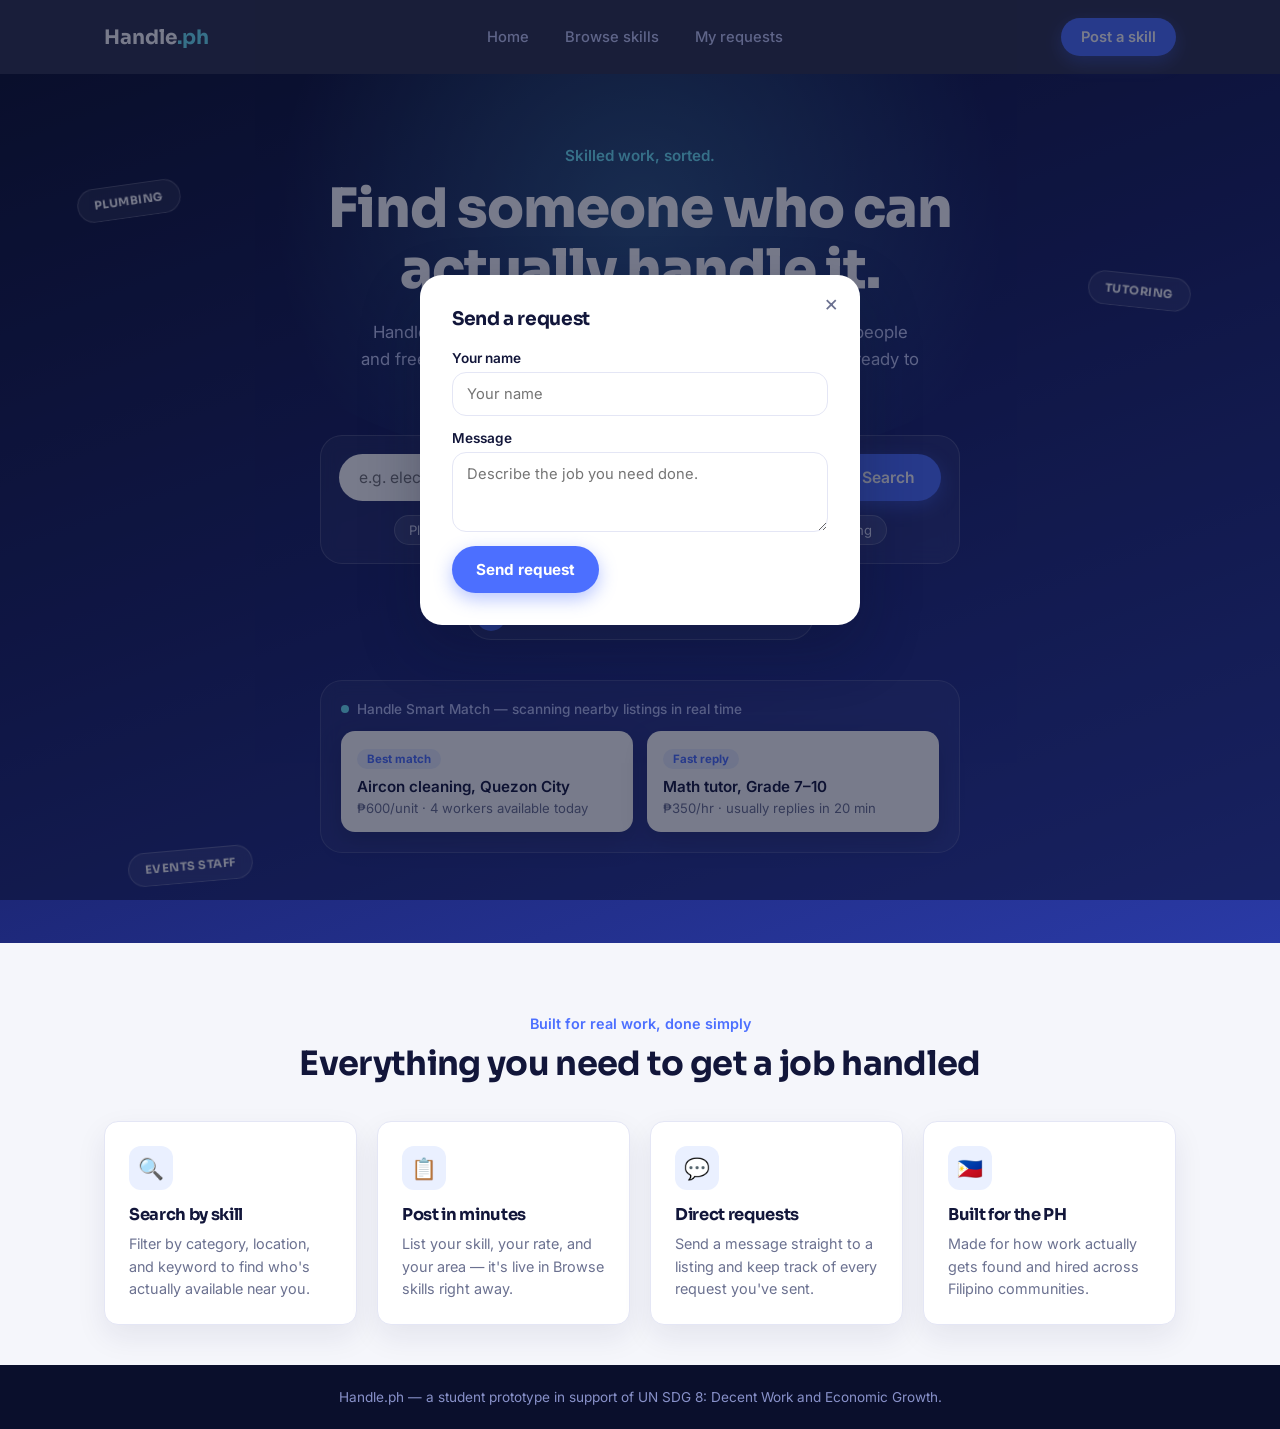
<file: index.html>
<!DOCTYPE html>
<html lang="en">
<head>
<meta charset="UTF-8">
<meta name="viewport" content="width=device-width, initial-scale=1.0">
<title>Handle.ph — Find skilled help you can trust</title>
<link rel="stylesheet" href="style.css">
</head>
<body>

<header class="site-header">
  <div class="wrap header-row">
    <a href="#" class="logo" data-nav="home">Handle<span class="logo-dot">.ph</span></a>
    <nav class="main-nav">
      <button class="nav-link" data-nav="home">Home</button>
      <button class="nav-link" data-nav="browse">Browse skills</button>
      <button class="nav-link" data-nav="requests">My requests</button>
    </nav>
    <button class="nav-cta" data-nav="post">Post a skill</button>
  </div>
</header>

<main>

  <!-- HOME -->
  <section id="view-home" class="view">
    <div class="hero-dark">
      <div class="hero-glow" aria-hidden="true"></div>

      <span class="float-badge badge-1">PLUMBING</span>
      <span class="float-badge badge-2">TUTORING</span>
      <span class="float-badge badge-3">EVENTS STAFF</span>

      <div class="wrap hero">
        <p class="eyebrow-free">Skilled work, sorted.</p>
        <h1>Find someone who can<br>actually handle it.</h1>
        <p class="hero-sub">Handle.ph connects people who need work done with tradespeople and freelancers across the Philippines — verified, nearby, and ready to take the job.</p>

        <div class="hero-search-card">
          <form id="hero-search-form">
            <div class="search-row">
              <input type="text" id="hero-search-input" placeholder="e.g. electrician, math tutor, aircon cleaning">
              <button type="submit">Search</button>
            </div>
            <div class="chip-row" id="hero-chip-row"></div>
          </form>
        </div>

        <div class="credibility-badge">
          <div class="avatar-dot" aria-hidden="true">H</div>
          <div>
            <strong id="stat-listings">0</strong> skilled workers listed across <strong id="stat-categories">0</strong> categories
          </div>
        </div>

        <div class="preview-panel">
          <div class="preview-panel-head">
            <span class="pulse-dot" aria-hidden="true"></span>
            Handle Smart Match — scanning nearby listings in real time
          </div>
          <div class="preview-cards">
            <div class="preview-card">
              <span class="preview-card-tag">Best match</span>
              <p class="preview-card-title">Aircon cleaning, Quezon City</p>
              <p class="preview-card-sub">₱600/unit · 4 workers available today</p>
            </div>
            <div class="preview-card">
              <span class="preview-card-tag">Fast reply</span>
              <p class="preview-card-title">Math tutor, Grade 7–10</p>
              <p class="preview-card-sub">₱350/hr · usually replies in 20 min</p>
            </div>
          </div>
        </div>
      </div>
    </div>

    <div class="wrap features-section">
      <p class="section-eyebrow">Built for real work, done simply</p>
      <h2>Everything you need to get a job handled</h2>
      <div class="feature-grid">
        <div class="feature-card">
          <div class="feature-icon">🔍</div>
          <h3>Search by skill</h3>
          <p>Filter by category, location, and keyword to find who's actually available near you.</p>
        </div>
        <div class="feature-card">
          <div class="feature-icon">📋</div>
          <h3>Post in minutes</h3>
          <p>List your skill, your rate, and your area — it's live in Browse skills right away.</p>
        </div>
        <div class="feature-card">
          <div class="feature-icon">💬</div>
          <h3>Direct requests</h3>
          <p>Send a message straight to a listing and keep track of every request you've sent.</p>
        </div>
        <div class="feature-card">
          <div class="feature-icon">🇵🇭</div>
          <h3>Built for the PH</h3>
          <p>Made for how work actually gets found and hired across Filipino communities.</p>
        </div>
      </div>
    </div>
  </section>

  <!-- BROWSE -->
  <section id="view-browse" class="view" hidden>
    <div class="wrap">
      <div class="browse-head">
        <h2>Browse skills</h2>
        <p>Search or filter to find someone nearby who can take the job.</p>
      </div>

      <div class="filter-bar">
        <input type="text" id="browse-search" placeholder="Search by skill, keyword, or name...">
        <select id="browse-category">
          <option value="">All categories</option>
        </select>
        <select id="browse-location">
          <option value="">All locations</option>
        </select>
      </div>

      <p class="result-count" id="result-count"></p>

      <div class="listing-grid" id="listing-grid"></div>
      <p class="empty-state" id="empty-state" hidden>No listings match that search yet. Try a different keyword, or <button class="link-btn" data-nav="post">post the skill yourself</button>.</p>
    </div>
  </section>

  <!-- POST -->
  <section id="view-post" class="view" hidden>
    <div class="wrap wrap-narrow">
      <div class="browse-head">
        <h2>Post a skill</h2>
        <p>List what you do. It goes live in Browse skills immediately.</p>
      </div>

      <form id="post-form" class="post-form">
        <div class="field">
          <label for="f-name">Your name</label>
          <input type="text" id="f-name" required placeholder="Maria Santos">
        </div>

        <div class="field-row">
          <div class="field">
            <label for="f-category">Category</label>
            <select id="f-category" required></select>
          </div>
          <div class="field">
            <label for="f-location">Location</label>
            <input type="text" id="f-location" required placeholder="Quezon City">
          </div>
        </div>

        <div class="field">
          <label for="f-title">Skill title</label>
          <input type="text" id="f-title" required placeholder="e.g. Residential electrical repair">
        </div>

        <div class="field">
          <label for="f-desc">Description</label>
          <textarea id="f-desc" required rows="4" placeholder="What you do, your experience, and what makes you reliable."></textarea>
        </div>

        <div class="field-row">
          <div class="field">
            <label for="f-rate">Rate</label>
            <input type="text" id="f-rate" required placeholder="e.g. ₱500/hr or ₱1,500/job">
          </div>
          <div class="field">
            <label for="f-contact">Contact number</label>
            <input type="tel" id="f-contact" required placeholder="09XX XXX XXXX">
          </div>
        </div>

        <button type="submit" class="submit-btn">Post this skill</button>
        <p class="form-note" id="post-confirmation" hidden>Your skill is live. Check Browse skills to see it.</p>
      </form>
    </div>
  </section>

  <!-- REQUESTS -->
  <section id="view-requests" class="view" hidden>
    <div class="wrap wrap-narrow">
      <div class="browse-head">
        <h2>My requests</h2>
        <p>Messages you've sent to listings, kept on this device.</p>
      </div>
      <div id="requests-list"></div>
      <p class="empty-state" id="requests-empty" hidden>You haven't reached out to anyone yet. Browse skills and send a request to see it here.</p>
    </div>
  </section>

</main>

<!-- CONTACT MODAL -->
<div class="modal-backdrop" id="modal-backdrop" hidden>
  <div class="modal" role="dialog" aria-labelledby="modal-title">
    <button class="modal-close" id="modal-close" aria-label="Close">&times;</button>
    <h3 id="modal-title">Send a request</h3>
    <p id="modal-sub"></p>
    <form id="contact-form">
      <div class="field">
        <label for="c-name">Your name</label>
        <input type="text" id="c-name" required placeholder="Your name">
      </div>
      <div class="field">
        <label for="c-message">Message</label>
        <textarea id="c-message" required rows="3" placeholder="Describe the job you need done."></textarea>
      </div>
      <button type="submit" class="submit-btn">Send request</button>
    </form>
  </div>
</div>

<footer class="site-footer">
  <div class="wrap">
    <p>Handle.ph — a student prototype in support of UN SDG 8: Decent Work and Economic Growth.</p>
  </div>
</footer>

<script src="app.js"></script>
</body>
</html>
</file>
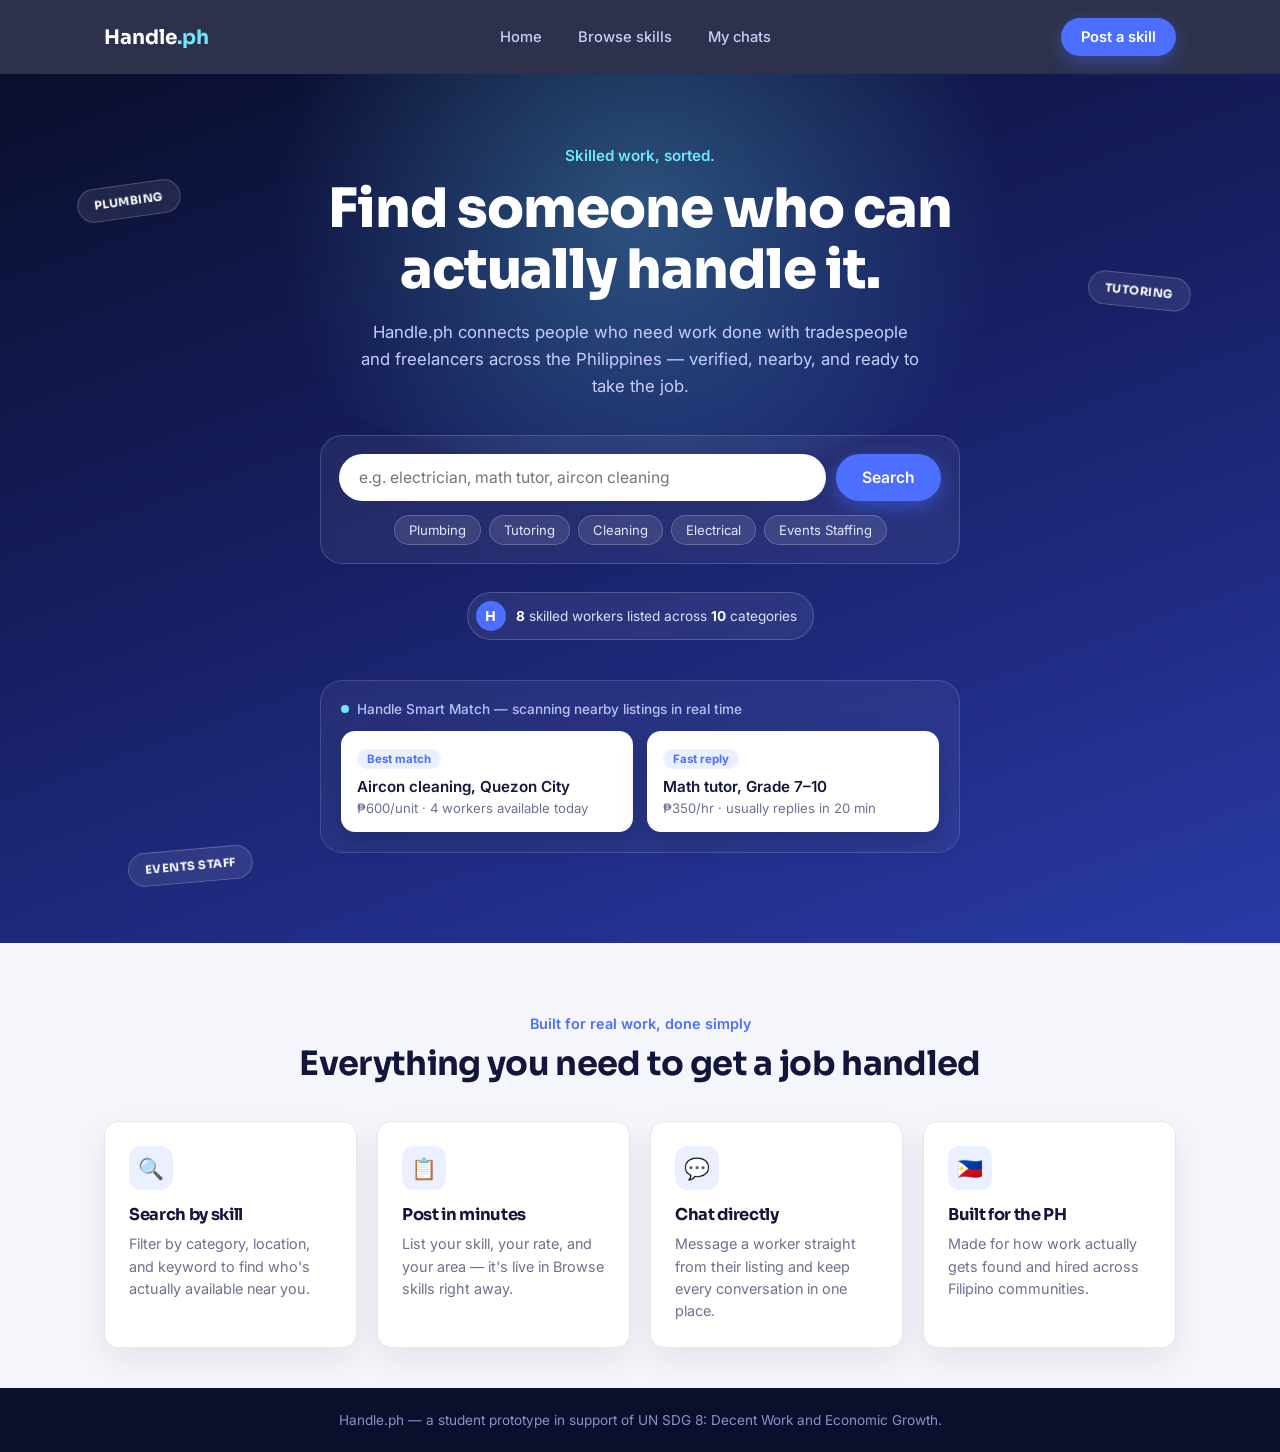
<file: main/index.html>
<!DOCTYPE html>
<html lang="en">
<head>
<meta charset="UTF-8">
<meta name="viewport" content="width=device-width, initial-scale=1.0">
<title>Handle.ph — Find skilled help you can trust</title>
<link rel="stylesheet" href="style.css">
</head>
<body>

<header class="site-header">
  <div class="wrap header-row">
    <a href="#" class="logo" data-nav="home">Handle<span class="logo-dot">.ph</span></a>
    <nav class="main-nav">
      <button class="nav-link" data-nav="home">Home</button>
      <button class="nav-link" data-nav="browse">Browse skills</button>
      <button class="nav-link" data-nav="requests">My chats</button>
    </nav>
    <button class="nav-cta" data-nav="post">Post a skill</button>
  </div>
</header>

<main>

  <!-- HOME -->
  <section id="view-home" class="view">
    <div class="hero-dark">
      <div class="hero-glow" aria-hidden="true"></div>

      <span class="float-badge badge-1">PLUMBING</span>
      <span class="float-badge badge-2">TUTORING</span>
      <span class="float-badge badge-3">EVENTS STAFF</span>

      <div class="wrap hero">
        <p class="eyebrow-free">Skilled work, sorted.</p>
        <h1>Find someone who can<br>actually handle it.</h1>
        <p class="hero-sub">Handle.ph connects people who need work done with tradespeople and freelancers across the Philippines — verified, nearby, and ready to take the job.</p>

        <div class="hero-search-card">
          <form id="hero-search-form">
            <div class="search-row">
              <input type="text" id="hero-search-input" placeholder="e.g. electrician, math tutor, aircon cleaning">
              <button type="submit">Search</button>
            </div>
            <div class="chip-row" id="hero-chip-row"></div>
          </form>
        </div>

        <div class="credibility-badge">
          <div class="avatar-dot" aria-hidden="true">H</div>
          <div>
            <strong id="stat-listings">0</strong> skilled workers listed across <strong id="stat-categories">0</strong> categories
          </div>
        </div>

        <div class="preview-panel">
          <div class="preview-panel-head">
            <span class="pulse-dot" aria-hidden="true"></span>
            Handle Smart Match — scanning nearby listings in real time
          </div>
          <div class="preview-cards">
            <div class="preview-card">
              <span class="preview-card-tag">Best match</span>
              <p class="preview-card-title">Aircon cleaning, Quezon City</p>
              <p class="preview-card-sub">₱600/unit · 4 workers available today</p>
            </div>
            <div class="preview-card">
              <span class="preview-card-tag">Fast reply</span>
              <p class="preview-card-title">Math tutor, Grade 7–10</p>
              <p class="preview-card-sub">₱350/hr · usually replies in 20 min</p>
            </div>
          </div>
        </div>
      </div>
    </div>

    <div class="wrap features-section">
      <p class="section-eyebrow">Built for real work, done simply</p>
      <h2>Everything you need to get a job handled</h2>
      <div class="feature-grid">
        <div class="feature-card">
          <div class="feature-icon">🔍</div>
          <h3>Search by skill</h3>
          <p>Filter by category, location, and keyword to find who's actually available near you.</p>
        </div>
        <div class="feature-card">
          <div class="feature-icon">📋</div>
          <h3>Post in minutes</h3>
          <p>List your skill, your rate, and your area — it's live in Browse skills right away.</p>
        </div>
        <div class="feature-card">
          <div class="feature-icon">💬</div>
          <h3>Chat directly</h3>
          <p>Message a worker straight from their listing and keep every conversation in one place.</p>
        </div>
        <div class="feature-card">
          <div class="feature-icon">🇵🇭</div>
          <h3>Built for the PH</h3>
          <p>Made for how work actually gets found and hired across Filipino communities.</p>
        </div>
      </div>
    </div>
  </section>

  <!-- BROWSE -->
  <section id="view-browse" class="view" hidden>
    <div class="wrap">
      <div class="browse-head">
        <h2>Browse skills</h2>
        <p>Search or filter to find someone nearby who can take the job.</p>
      </div>

      <div class="filter-bar">
        <input type="text" id="browse-search" placeholder="Search by skill, keyword, or name...">
        <select id="browse-category">
          <option value="">All categories</option>
        </select>
        <select id="browse-location">
          <option value="">All locations</option>
        </select>
      </div>

      <p class="result-count" id="result-count"></p>

      <div class="listing-grid" id="listing-grid"></div>
      <p class="empty-state" id="empty-state" hidden>No listings match that search yet. Try a different keyword, or <button class="link-btn" data-nav="post">post the skill yourself</button>.</p>
    </div>
  </section>
  <section id="view-post" class="view" hidden>
    <div class="wrap wrap-narrow">
      <div class="browse-head">
        <h2>Post a skill</h2>
        <p>List what you do. It goes live in Browse skills immediately.</p>
      </div>

      <form id="post-form" class="post-form">
        <div class="field">
          <label for="f-name">Your name</label>
          <input type="text" id="f-name" required placeholder="Maria Santos">
        </div>

        <div class="field-row">
          <div class="field">
            <label for="f-category">Category</label>
            <select id="f-category" required></select>
          </div>
          <div class="field">
            <label for="f-location">Location</label>
            <input type="text" id="f-location" required placeholder="Quezon City">
          </div>
        </div>

        <div class="field">
          <label for="f-title">Skill title</label>
          <input type="text" id="f-title" required placeholder="e.g. Residential electrical repair">
        </div>

        <div class="field">
          <label for="f-desc">Description</label>
          <textarea id="f-desc" required rows="4" placeholder="What you do, your experience, and what makes you reliable."></textarea>
        </div>

        <div class="field-row">
          <div class="field">
            <label for="f-rate">Rate</label>
            <input type="text" id="f-rate" required placeholder="e.g. ₱500/hr or ₱1,500/job">
          </div>
          <div class="field">
            <label for="f-contact">Contact number</label>
            <input type="tel" id="f-contact" required placeholder="09XX XXX XXXX">
          </div>
        </div>

        <button type="submit" class="submit-btn">Post this skill</button>
        <p class="form-note" id="post-confirmation" hidden>Your skill is live. Check Browse skills to see it.</p>
      </form>
    </div>
  </section>

  <!-- MY CHATS -->
  <section id="view-requests" class="view" hidden>
    <div class="wrap wrap-narrow">
      <div class="browse-head">
        <h2>My chats</h2>
        <p>Conversations you've started with workers, kept on this device.</p>
      </div>
      <div id="requests-list"></div>
      <p class="empty-state" id="requests-empty" hidden>You haven't messaged anyone yet. Browse skills and open a chat to see it here.</p>
    </div>
  </section>

</main>

<!-- CHAT MODAL -->
<div class="modal-backdrop" id="modal-backdrop" hidden>
  <div class="modal modal-chat" role="dialog" aria-labelledby="modal-title">
    <button class="modal-close" id="modal-close" aria-label="Close chat">&times;</button>
    <div class="chat-header">
      <div class="chat-avatar" id="chat-avatar" aria-hidden="true"></div>
      <div>
        <h3 id="modal-title">Chat</h3>
        <p id="modal-sub"></p>
      </div>
    </div>
    <div class="chat-messages" id="chat-messages"></div>
    <form id="contact-form" class="chat-input-row">
      <input type="text" id="c-message" required placeholder="Type a message..." autocomplete="off">
      <button type="submit" aria-label="Send message">Send</button>
    </form>
  </div>
</div>

<footer class="site-footer">
  <div class="wrap">
    <p>Handle.ph — a student prototype in support of UN SDG 8: Decent Work and Economic Growth.</p>
  </div>
</footer>

<script src="app.js"></script>
</body>
</html>
</file>
<file: style.css>
@import url('https://fonts.googleapis.com/css2?family=Sora:wght@400;600;700;800&family=Inter:wght@400;500;600;700&display=swap');

:root{
  --navy-deep:#0A0F2C;
  --navy-mid:#1B2472;
  --blue-bright:#4C6FFF;
  --blue-glow:#6EE7F9;
  --bg-light:#F5F6FB;
  --card-white:#FFFFFF;
  --ink:#12163A;
  --ink-muted:#6B7190;
  --line:#E4E6F5;
  --radius-lg:22px;
  --radius-md:14px;
  --shadow-card:0 12px 30px rgba(20,28,80,.08);
}

*{box-sizing:border-box;}
html{scroll-behavior:smooth;}
body{
  margin:0;
  font-family:'Inter',sans-serif;
  color:var(--ink);
  background:var(--bg-light);
  -webkit-font-smoothing:antialiased;
}
h1,h2,h3{font-family:'Sora',sans-serif; margin:0; letter-spacing:-0.02em;}
p{margin:0;}
button{font-family:inherit; cursor:pointer;}
input,select,textarea{font-family:inherit;}
a{color:inherit;}

.wrap{max-width:1120px; margin:0 auto; padding:0 24px;}
.wrap-narrow{max-width:640px;}

/* HEADER */
.site-header{
  position:sticky; top:0; z-index:50;
  background:rgba(10,15,44,.85);
  backdrop-filter:blur(10px);
}
.header-row{
  display:flex; align-items:center; justify-content:space-between;
  padding:18px 24px;
}
.logo{
  font-family:'Sora',sans-serif; font-weight:700; font-size:1.25rem;
  color:#fff; text-decoration:none;
}
.logo-dot{color:var(--blue-glow);}
.main-nav{display:flex; align-items:center; gap:8px;}
.nav-link{
  background:none; border:none; color:#C7CEFA;
  font-size:.92rem; font-weight:500; padding:8px 14px; border-radius:999px;
  transition:background .15s, color .15s;
}
.nav-link:hover{background:rgba(255,255,255,.08); color:#fff;}
.nav-cta{
  background:var(--blue-bright); color:#fff; border:none;
  padding:10px 20px; border-radius:999px; font-weight:600; font-size:.92rem;
  box-shadow:0 6px 18px rgba(76,111,255,.4);
  transition:transform .15s, box-shadow .15s;
}
.nav-cta:hover{transform:translateY(-1px); box-shadow:0 8px 22px rgba(76,111,255,.55);}

/* HERO DARK */
.hero-dark{
  position:relative; overflow:hidden;
  background:linear-gradient(160deg, #0A0F2C 0%, #171F63 45%, #2A3AA6 100%);
  padding:72px 0 90px;
}
.hero-glow{
  position:absolute; top:-120px; left:50%; transform:translateX(-50%);
  width:900px; height:520px; border-radius:50%;
  background:radial-gradient(circle, rgba(110,231,249,.28) 0%, rgba(76,111,255,0) 70%);
  pointer-events:none;
}
.hero{position:relative; text-align:center; z-index:2;}
.eyebrow-free{
  color:var(--blue-glow); font-weight:600; font-size:.95rem; margin-bottom:14px;
}
.hero h1{
  color:#fff; font-size:clamp(2.1rem, 4.6vw, 3.4rem); font-weight:800;
  line-height:1.12; margin-bottom:18px;
}
.hero-sub{
  color:#C7CEFA; font-size:1.05rem; line-height:1.6;
  max-width:560px; margin:0 auto 36px;
}

.float-badge{
  position:absolute; font-family:'Sora',sans-serif; font-size:.72rem; font-weight:700;
  letter-spacing:.04em; color:#fff; background:rgba(255,255,255,.08);
  border:1px solid rgba(255,255,255,.22); padding:9px 16px; border-radius:999px;
  backdrop-filter:blur(6px); z-index:3;
}
.badge-1{top:110px; left:6%; transform:rotate(-8deg);}
.badge-2{top:200px; right:7%; transform:rotate(6deg);}
.badge-3{bottom:60px; left:10%; transform:rotate(-5deg);}
@media (max-width:900px){ .float-badge{display:none;} }

/* HERO SEARCH */
.hero-search-card{
  background:rgba(255,255,255,.06); border:1px solid rgba(255,255,255,.16);
  border-radius:var(--radius-lg); padding:18px; max-width:640px; margin:0 auto 28px;
  backdrop-filter:blur(8px);
}
.search-row{display:flex; gap:10px;}
#hero-search-input{
  flex:1; border:none; border-radius:999px; padding:14px 20px;
  font-size:.98rem; background:#fff; color:var(--ink);
}
#hero-search-input:focus{outline:2px solid var(--blue-glow);}
.hero-search-card button[type="submit"]{
  background:var(--blue-bright); color:#fff; border:none; border-radius:999px;
  padding:14px 26px; font-weight:600; font-size:.98rem;
  box-shadow:0 6px 18px rgba(76,111,255,.45);
}
.chip-row{display:flex; gap:8px; flex-wrap:wrap; margin-top:14px; justify-content:center;}
.chip{
  background:rgba(255,255,255,.1); border:1px solid rgba(255,255,255,.2);
  color:#E4E8FF; font-size:.82rem; padding:6px 14px; border-radius:999px;
  transition:background .15s;
}
.chip:hover{background:rgba(255,255,255,.2);}

.credibility-badge{
  display:inline-flex; align-items:center; gap:10px; margin:0 auto 40px;
  background:rgba(255,255,255,.07); border:1px solid rgba(255,255,255,.18);
  padding:8px 16px 8px 8px; border-radius:999px; color:#DCE1FA; font-size:.85rem;
}
.avatar-dot{
  width:30px; height:30px; border-radius:50%; background:var(--blue-bright);
  color:#fff; display:flex; align-items:center; justify-content:center;
  font-family:'Sora',sans-serif; font-weight:700; font-size:.85rem; flex-shrink:0;
}
.credibility-badge strong{color:#fff;}

/* PREVIEW PANEL */
.preview-panel{
  max-width:640px; margin:0 auto; text-align:left;
  background:rgba(255,255,255,.05); border:1px solid rgba(255,255,255,.14);
  border-radius:var(--radius-lg); padding:20px; backdrop-filter:blur(8px);
}
.preview-panel-head{
  display:flex; align-items:center; gap:8px; color:#B9C2F5; font-size:.85rem;
  font-weight:500; margin-bottom:14px;
}
.pulse-dot{
  width:8px; height:8px; border-radius:50%; background:var(--blue-glow);
  box-shadow:0 0 0 0 rgba(110,231,249,.6); animation:pulse 1.8s infinite;
}
@keyframes pulse{
  0%{box-shadow:0 0 0 0 rgba(110,231,249,.5);}
  70%{box-shadow:0 0 0 10px rgba(110,231,249,0);}
  100%{box-shadow:0 0 0 0 rgba(110,231,249,0);}
}
.preview-cards{display:flex; gap:14px; flex-wrap:wrap;}
.preview-card{
  flex:1; min-width:220px; background:#fff; border-radius:var(--radius-md);
  padding:16px; box-shadow:0 10px 24px rgba(10,15,44,.25);
}
.preview-card-tag{
  display:inline-block; background:#EAF0FF; color:var(--blue-bright);
  font-size:.72rem; font-weight:700; padding:3px 10px; border-radius:999px; margin-bottom:8px;
}
.preview-card-title{font-weight:600; font-size:.95rem; margin-bottom:4px;}
.preview-card-sub{color:var(--ink-muted); font-size:.82rem;}

/* FEATURES SECTION */
.features-section{padding:72px 24px 40px; text-align:center;}
.section-eyebrow{color:var(--blue-bright); font-weight:600; font-size:.9rem; margin-bottom:10px;}
.features-section h2{font-size:clamp(1.5rem,3vw,2.1rem); margin-bottom:36px;}
.feature-grid{
  display:grid; grid-template-columns:repeat(4,1fr); gap:20px; text-align:left;
}
@media (max-width:900px){ .feature-grid{grid-template-columns:repeat(2,1fr);} }
@media (max-width:560px){ .feature-grid{grid-template-columns:1fr;} }
.feature-card{
  background:var(--card-white); border-radius:var(--radius-md);
  padding:24px; box-shadow:var(--shadow-card); border:1px solid var(--line);
}
.feature-icon{
  width:44px; height:44px; border-radius:12px; background:#EAF0FF;
  display:flex; align-items:center; justify-content:center; font-size:1.3rem; margin-bottom:14px;
}
.feature-card h3{font-size:1.02rem; margin-bottom:8px;}
.feature-card p{color:var(--ink-muted); font-size:.9rem; line-height:1.55;}

/* STATS (unused fallback kept minimal) */
.stats-row{display:none;}

/* BROWSE / POST / REQUESTS PAGES */
.view{background:var(--bg-light);}
#view-browse, #view-post, #view-requests{padding:56px 0 80px;}

.browse-head h2{font-size:1.8rem; margin-bottom:8px;}
.browse-head p{color:var(--ink-muted); margin-bottom:32px;}

.filter-bar{display:flex; gap:12px; flex-wrap:wrap; margin-bottom:8px;}
.filter-bar input, .filter-bar select{
  padding:12px 16px; border:1px solid var(--line); border-radius:var(--radius-md);
  font-size:.92rem; background:#fff;
}
.filter-bar input{flex:2; min-width:200px;}
.filter-bar select{flex:1; min-width:160px;}

.result-count{color:var(--ink-muted); font-size:.85rem; margin:18px 0;}

.listing-grid{
  display:grid; grid-template-columns:repeat(3,1fr); gap:18px;
}
@media (max-width:900px){ .listing-grid{grid-template-columns:repeat(2,1fr);} }
@media (max-width:640px){ .listing-grid{grid-template-columns:1fr;} }

.listing-card{
  background:#fff; border-radius:var(--radius-md); padding:20px;
  box-shadow:var(--shadow-card); border:1px solid var(--line);
  display:flex; flex-direction:column; gap:10px;
}
.listing-cat{
  align-self:flex-start; background:#EAF0FF; color:var(--blue-bright);
  font-size:.72rem; font-weight:700; padding:4px 12px; border-radius:999px;
}
.listing-card h3{font-size:1.05rem;}
.listing-meta{color:var(--ink-muted); font-size:.85rem;}
.listing-desc{font-size:.88rem; color:#40456B; line-height:1.5; flex:1;}
.listing-foot{
  display:flex; align-items:center; justify-content:space-between;
  padding-top:10px; border-top:1px solid var(--line);
}
.listing-rate{font-weight:700; font-family:'Sora',sans-serif; font-size:.95rem;}
.contact-btn{
  background:var(--navy-deep); color:#fff; border:none; border-radius:999px;
  padding:9px 18px; font-size:.85rem; font-weight:600;
}
.contact-btn:hover{background:var(--blue-bright);}

.empty-state{color:var(--ink-muted); margin-top:24px;}
.link-btn{background:none; border:none; color:var(--blue-bright); font-weight:600; text-decoration:underline; padding:0;}

/* FORMS */
.post-form{
  background:#fff; border-radius:var(--radius-lg); padding:32px;
  box-shadow:var(--shadow-card); border:1px solid var(--line);
  display:flex; flex-direction:column; gap:18px;
}
.field{display:flex; flex-direction:column; gap:6px;}
.field label{font-size:.85rem; font-weight:600; color:var(--ink);}
.field input, .field select, .field textarea{
  padding:12px 14px; border:1px solid var(--line); border-radius:var(--radius-md);
  font-size:.92rem; resize:vertical;
}
.field input:focus, .field select:focus, .field textarea:focus{
  outline:2px solid var(--blue-bright); outline-offset:1px;
}
.field-row{display:flex; gap:16px;}
.field-row .field{flex:1;}
@media (max-width:560px){ .field-row{flex-direction:column;} }

.submit-btn{
  background:var(--blue-bright); color:#fff; border:none; border-radius:999px;
  padding:14px 24px; font-weight:700; font-size:.95rem; align-self:flex-start;
  box-shadow:0 6px 18px rgba(76,111,255,.4);
}
.submit-btn:hover{transform:translateY(-1px);}
.form-note{color:#1E9E5A; font-weight:600; font-size:.88rem;}

/* REQUESTS */
.request-item{
  background:#fff; border-radius:var(--radius-md); padding:18px 20px;
  box-shadow:var(--shadow-card); border:1px solid var(--line); margin-bottom:14px;
}
.request-item h4{font-size:.98rem; margin-bottom:4px;}
.request-item p{font-size:.88rem; color:var(--ink-muted);}
.request-time{font-size:.76rem; color:#9AA0C7; margin-top:6px;}

/* MODAL */
.modal-backdrop{
  position:fixed; inset:0; background:rgba(10,15,44,.55);
  display:flex; align-items:center; justify-content:center; z-index:100; padding:20px;
}
.modal{
  background:#fff; border-radius:var(--radius-lg); padding:32px; max-width:440px; width:100%;
  position:relative; box-shadow:0 24px 60px rgba(10,15,44,.3);
}
.modal h3{margin-bottom:6px;}
.modal p{color:var(--ink-muted); font-size:.9rem; margin-bottom:20px;}
.modal-close{
  position:absolute; top:16px; right:16px; background:none; border:none;
  font-size:1.4rem; color:var(--ink-muted); line-height:1;
}
.modal form{display:flex; flex-direction:column; gap:14px;}

/* FOOTER */
.site-footer{
  background:var(--navy-deep); color:#8891C9; padding:24px 0; text-align:center; font-size:.85rem;
}

/* Accessibility */
:focus-visible{outline:2px solid var(--blue-bright); outline-offset:2px;}
@media (prefers-reduced-motion: reduce){
  .pulse-dot{animation:none;}
  html{scroll-behavior:auto;}
}
</file>
<file: main/style.css>
@import url('https://fonts.googleapis.com/css2?family=Sora:wght@400;600;700;800&family=Inter:wght@400;500;600;700&display=swap');

:root{
  --navy-deep:#0A0F2C;
  --navy-mid:#1B2472;
  --blue-bright:#4C6FFF;
  --blue-glow:#6EE7F9;
  --bg-light:#F5F6FB;
  --card-white:#FFFFFF;
  --ink:#12163A;
  --ink-muted:#6B7190;
  --line:#E4E6F5;
  --radius-lg:22px;
  --radius-md:14px;
  --shadow-card:0 12px 30px rgba(20,28,80,.08);
}

*{box-sizing:border-box;}
html{scroll-behavior:smooth;}
body{
  margin:0;
  font-family:'Inter',sans-serif;
  color:var(--ink);
  background:var(--bg-light);
  -webkit-font-smoothing:antialiased;
}
h1,h2,h3{font-family:'Sora',sans-serif; margin:0; letter-spacing:-0.02em;}
p{margin:0;}
button{font-family:inherit; cursor:pointer;}
input,select,textarea{font-family:inherit;}
a{color:inherit;}

.wrap{max-width:1120px; margin:0 auto; padding:0 24px;}
.wrap-narrow{max-width:640px;}

/* HEADER */
.site-header{
  position:sticky; top:0; z-index:50;
  background:rgba(10,15,44,.85);
  backdrop-filter:blur(10px);
}
.header-row{
  display:flex; align-items:center; justify-content:space-between;
  padding:18px 24px;
}
.logo{
  font-family:'Sora',sans-serif; font-weight:700; font-size:1.25rem;
  color:#fff; text-decoration:none;
}
.logo-dot{color:var(--blue-glow);}
.main-nav{display:flex; align-items:center; gap:8px;}
.nav-link{
  background:none; border:none; color:#C7CEFA;
  font-size:.92rem; font-weight:500; padding:8px 14px; border-radius:999px;
  transition:background .15s, color .15s;
}
.nav-link:hover{background:rgba(255,255,255,.08); color:#fff;}
.nav-cta{
  background:var(--blue-bright); color:#fff; border:none;
  padding:10px 20px; border-radius:999px; font-weight:600; font-size:.92rem;
  box-shadow:0 6px 18px rgba(76,111,255,.4);
  transition:transform .15s, box-shadow .15s;
}
.nav-cta:hover{transform:translateY(-1px); box-shadow:0 8px 22px rgba(76,111,255,.55);}

/* HERO DARK */
.hero-dark{
  position:relative; overflow:hidden;
  background:linear-gradient(160deg, #0A0F2C 0%, #171F63 45%, #2A3AA6 100%);
  padding:72px 0 90px;
}
.hero-glow{
  position:absolute; top:-120px; left:50%; transform:translateX(-50%);
  width:900px; height:520px; border-radius:50%;
  background:radial-gradient(circle, rgba(110,231,249,.28) 0%, rgba(76,111,255,0) 70%);
  pointer-events:none;
}
.hero{position:relative; text-align:center; z-index:2;}
.eyebrow-free{
  color:var(--blue-glow); font-weight:600; font-size:.95rem; margin-bottom:14px;
}
.hero h1{
  color:#fff; font-size:clamp(2.1rem, 4.6vw, 3.4rem); font-weight:800;
  line-height:1.12; margin-bottom:18px;
}
.hero-sub{
  color:#C7CEFA; font-size:1.05rem; line-height:1.6;
  max-width:560px; margin:0 auto 36px;
}

.float-badge{
  position:absolute; font-family:'Sora',sans-serif; font-size:.72rem; font-weight:700;
  letter-spacing:.04em; color:#fff; background:rgba(255,255,255,.08);
  border:1px solid rgba(255,255,255,.22); padding:9px 16px; border-radius:999px;
  backdrop-filter:blur(6px); z-index:3;
}
.badge-1{top:110px; left:6%; transform:rotate(-8deg);}
.badge-2{top:200px; right:7%; transform:rotate(6deg);}
.badge-3{bottom:60px; left:10%; transform:rotate(-5deg);}
@media (max-width:900px){ .float-badge{display:none;} }

/* HERO SEARCH */
.hero-search-card{
  background:rgba(255,255,255,.06); border:1px solid rgba(255,255,255,.16);
  border-radius:var(--radius-lg); padding:18px; max-width:640px; margin:0 auto 28px;
  backdrop-filter:blur(8px);
}
.search-row{display:flex; gap:10px;}
#hero-search-input{
  flex:1; border:none; border-radius:999px; padding:14px 20px;
  font-size:.98rem; background:#fff; color:var(--ink);
}
#hero-search-input:focus{outline:2px solid var(--blue-glow);}
.hero-search-card button[type="submit"]{
  background:var(--blue-bright); color:#fff; border:none; border-radius:999px;
  padding:14px 26px; font-weight:600; font-size:.98rem;
  box-shadow:0 6px 18px rgba(76,111,255,.45);
}
.chip-row{display:flex; gap:8px; flex-wrap:wrap; margin-top:14px; justify-content:center;}
.chip{
  background:rgba(255,255,255,.1); border:1px solid rgba(255,255,255,.2);
  color:#E4E8FF; font-size:.82rem; padding:6px 14px; border-radius:999px;
  transition:background .15s;
}
.chip:hover{background:rgba(255,255,255,.2);}

.credibility-badge{
  display:inline-flex; align-items:center; gap:10px; margin:0 auto 40px;
  background:rgba(255,255,255,.07); border:1px solid rgba(255,255,255,.18);
  padding:8px 16px 8px 8px; border-radius:999px; color:#DCE1FA; font-size:.85rem;
}
.avatar-dot{
  width:30px; height:30px; border-radius:50%; background:var(--blue-bright);
  color:#fff; display:flex; align-items:center; justify-content:center;
  font-family:'Sora',sans-serif; font-weight:700; font-size:.85rem; flex-shrink:0;
}
.credibility-badge strong{color:#fff;}

/* PREVIEW PANEL */
.preview-panel{
  max-width:640px; margin:0 auto; text-align:left;
  background:rgba(255,255,255,.05); border:1px solid rgba(255,255,255,.14);
  border-radius:var(--radius-lg); padding:20px; backdrop-filter:blur(8px);
}
.preview-panel-head{
  display:flex; align-items:center; gap:8px; color:#B9C2F5; font-size:.85rem;
  font-weight:500; margin-bottom:14px;
}
.pulse-dot{
  width:8px; height:8px; border-radius:50%; background:var(--blue-glow);
  box-shadow:0 0 0 0 rgba(110,231,249,.6); animation:pulse 1.8s infinite;
}
@keyframes pulse{
  0%{box-shadow:0 0 0 0 rgba(110,231,249,.5);}
  70%{box-shadow:0 0 0 10px rgba(110,231,249,0);}
  100%{box-shadow:0 0 0 0 rgba(110,231,249,0);}
}
.preview-cards{display:flex; gap:14px; flex-wrap:wrap;}
.preview-card{
  flex:1; min-width:220px; background:#fff; border-radius:var(--radius-md);
  padding:16px; box-shadow:0 10px 24px rgba(10,15,44,.25);
}
.preview-card-tag{
  display:inline-block; background:#EAF0FF; color:var(--blue-bright);
  font-size:.72rem; font-weight:700; padding:3px 10px; border-radius:999px; margin-bottom:8px;
}
.preview-card-title{font-weight:600; font-size:.95rem; margin-bottom:4px;}
.preview-card-sub{color:var(--ink-muted); font-size:.82rem;}

/* FEATURES SECTION */
.features-section{padding:72px 24px 40px; text-align:center;}
.section-eyebrow{color:var(--blue-bright); font-weight:600; font-size:.9rem; margin-bottom:10px;}
.features-section h2{font-size:clamp(1.5rem,3vw,2.1rem); margin-bottom:36px;}
.feature-grid{
  display:grid; grid-template-columns:repeat(4,1fr); gap:20px; text-align:left;
}
@media (max-width:900px){ .feature-grid{grid-template-columns:repeat(2,1fr);} }
@media (max-width:560px){ .feature-grid{grid-template-columns:1fr;} }
.feature-card{
  background:var(--card-white); border-radius:var(--radius-md);
  padding:24px; box-shadow:var(--shadow-card); border:1px solid var(--line);
}
.feature-icon{
  width:44px; height:44px; border-radius:12px; background:#EAF0FF;
  display:flex; align-items:center; justify-content:center; font-size:1.3rem; margin-bottom:14px;
}
.feature-card h3{font-size:1.02rem; margin-bottom:8px;}
.feature-card p{color:var(--ink-muted); font-size:.9rem; line-height:1.55;}

/* STATS (unused fallback kept minimal) */
.stats-row{display:none;}

/* BROWSE / POST / REQUESTS PAGES */
.view{background:var(--bg-light);}
#view-browse, #view-post, #view-requests{padding:56px 0 80px;}

/* PAGE TRANSITIONS */
.view{animation:none;}
.view:not([hidden]){animation:viewFadeIn .32s ease;}
@keyframes viewFadeIn{
  from{opacity:0; transform:translateY(8px);}
  to{opacity:1; transform:translateY(0);}
}
@media (prefers-reduced-motion: reduce){
  .view:not([hidden]){animation:none;}
}

.browse-head h2{font-size:1.8rem; margin-bottom:8px;}
.browse-head p{color:var(--ink-muted); margin-bottom:32px;}

.filter-bar{display:flex; gap:12px; flex-wrap:wrap; margin-bottom:8px;}
.filter-bar input, .filter-bar select{
  padding:12px 16px; border:1px solid var(--line); border-radius:var(--radius-md);
  font-size:.92rem; background:#fff;
}
.filter-bar input{flex:2; min-width:200px;}
.filter-bar select{flex:1; min-width:160px;}

.result-count{color:var(--ink-muted); font-size:.85rem; margin:18px 0;}

.listing-grid{
  display:grid; grid-template-columns:repeat(3,1fr); gap:18px;
}
@media (max-width:900px){ .listing-grid{grid-template-columns:repeat(2,1fr);} }
@media (max-width:640px){ .listing-grid{grid-template-columns:1fr;} }

.listing-card{
  background:#fff; border-radius:var(--radius-md); padding:20px;
  box-shadow:var(--shadow-card); border:1px solid var(--line);
  display:flex; flex-direction:column; gap:10px;
}
.listing-cat{
  align-self:flex-start; background:#EAF0FF; color:var(--blue-bright);
  font-size:.72rem; font-weight:700; padding:4px 12px; border-radius:999px;
}
.listing-card h3{font-size:1.05rem;}
.listing-meta{color:var(--ink-muted); font-size:.85rem;}
.listing-desc{font-size:.88rem; color:#40456B; line-height:1.5; flex:1;}
.listing-foot{
  display:flex; align-items:center; justify-content:space-between;
  padding-top:10px; border-top:1px solid var(--line);
}
.listing-rate{font-weight:700; font-family:'Sora',sans-serif; font-size:.95rem;}
.contact-btn{
  background:var(--navy-deep); color:#fff; border:none; border-radius:999px;
  padding:9px 18px; font-size:.85rem; font-weight:600;
}
.contact-btn:hover{background:var(--blue-bright);}

.empty-state{color:var(--ink-muted); margin-top:24px;}
.link-btn{background:none; border:none; color:var(--blue-bright); font-weight:600; text-decoration:underline; padding:0;}

/* FORMS */
.post-form{
  background:#fff; border-radius:var(--radius-lg); padding:32px;
  box-shadow:var(--shadow-card); border:1px solid var(--line);
  display:flex; flex-direction:column; gap:18px;
}
.field{display:flex; flex-direction:column; gap:6px;}
.field label{font-size:.85rem; font-weight:600; color:var(--ink);}
.field input, .field select, .field textarea{
  padding:12px 14px; border:1px solid var(--line); border-radius:var(--radius-md);
  font-size:.92rem; resize:vertical;
}
.field input:focus, .field select:focus, .field textarea:focus{
  outline:2px solid var(--blue-bright); outline-offset:1px;
}
.field-row{display:flex; gap:16px;}
.field-row .field{flex:1;}
@media (max-width:560px){ .field-row{flex-direction:column;} }

.submit-btn{
  background:var(--blue-bright); color:#fff; border:none; border-radius:999px;
  padding:14px 24px; font-weight:700; font-size:.95rem; align-self:flex-start;
  box-shadow:0 6px 18px rgba(76,111,255,.4);
}
.submit-btn:hover{transform:translateY(-1px);}
.form-note{color:#1E9E5A; font-weight:600; font-size:.88rem;}

/* REQUESTS */
.request-item{
  background:#fff; border-radius:var(--radius-md); padding:18px 20px;
  box-shadow:var(--shadow-card); border:1px solid var(--line); margin-bottom:14px;
}
.request-item h4{font-size:.98rem; margin-bottom:4px;}
.request-item p{font-size:.88rem; color:var(--ink-muted);}
.request-time{font-size:.76rem; color:#9AA0C7; margin-top:6px;}

/* MODAL */
.modal-backdrop{
  position:fixed; inset:0; background:rgba(10,15,44,.55);
  display:flex; align-items:center; justify-content:center; z-index:100; padding:20px;
}
.modal-backdrop[hidden]{display:none;}
.modal{
  background:#fff; border-radius:var(--radius-lg); padding:32px; max-width:440px; width:100%;
  position:relative; box-shadow:0 24px 60px rgba(10,15,44,.3);
  animation:modalIn .22s ease;
}
@keyframes modalIn{
  from{opacity:0; transform:translateY(10px) scale(.98);}
  to{opacity:1; transform:translateY(0) scale(1);}
}
.modal h3{margin-bottom:6px;}
.modal p{color:var(--ink-muted); font-size:.9rem; margin-bottom:20px;}
.modal-close{
  position:absolute; top:16px; right:16px; background:none; border:none;
  font-size:1.4rem; color:var(--ink-muted); line-height:1; z-index:2;
}
.modal form{display:flex; flex-direction:column; gap:14px;}

/* CHAT MODAL */
.modal-chat{
  max-width:420px; padding:24px 24px 20px; display:flex; flex-direction:column;
  max-height:min(600px, 80vh);
}
.chat-header{display:flex; align-items:center; gap:12px; padding-right:24px; margin-bottom:16px;}
.chat-avatar{
  width:42px; height:42px; border-radius:50%; background:var(--blue-bright); color:#fff;
  display:flex; align-items:center; justify-content:center; font-family:'Sora',sans-serif;
  font-weight:700; flex-shrink:0;
}
.chat-header h3{font-size:1.02rem; margin-bottom:2px;}
.chat-header p{margin:0; font-size:.82rem;}

.chat-messages{
  flex:1; overflow-y:auto; display:flex; flex-direction:column; gap:10px;
  padding:4px 2px 12px; min-height:180px;
}
.chat-bubble{
  max-width:78%; padding:10px 14px; border-radius:16px; font-size:.9rem; line-height:1.45;
}
.chat-bubble.from-worker{
  align-self:flex-start; background:#EEF1FB; color:var(--ink); border-bottom-left-radius:4px;
}
.chat-bubble.from-user{
  align-self:flex-end; background:var(--blue-bright); color:#fff; border-bottom-right-radius:4px;
}
.chat-time{
  font-size:.7rem; color:#9AA0C7; margin-top:2px; align-self:flex-end;
}
.chat-time.from-worker-time{align-self:flex-start;}
.typing-indicator{
  align-self:flex-start; background:#EEF1FB; padding:10px 14px; border-radius:16px;
  border-bottom-left-radius:4px; display:flex; gap:4px;
}
.typing-indicator span{
  width:6px; height:6px; border-radius:50%; background:#9AA0C7;
  animation:typingBounce 1.2s infinite;
}
.typing-indicator span:nth-child(2){animation-delay:.15s;}
.typing-indicator span:nth-child(3){animation-delay:.3s;}
@keyframes typingBounce{
  0%, 60%, 100%{transform:translateY(0); opacity:.5;}
  30%{transform:translateY(-4px); opacity:1;}
}

.chat-input-row{
  display:flex; gap:10px; border-top:1px solid var(--line); padding-top:14px; margin-top:4px;
}
.chat-input-row input{
  flex:1; border:1px solid var(--line); border-radius:999px; padding:11px 16px; font-size:.9rem;
}
.chat-input-row input:focus{outline:2px solid var(--blue-bright); outline-offset:1px;}
.chat-input-row button{
  background:var(--blue-bright); color:#fff; border:none; border-radius:999px;
  padding:10px 22px; font-weight:600; font-size:.9rem;
}

/* MY CHATS LIST */
.chat-list-item{
  background:#fff; border-radius:var(--radius-md); padding:16px 20px;
  box-shadow:var(--shadow-card); border:1px solid var(--line); margin-bottom:14px;
  display:flex; align-items:center; gap:14px; cursor:pointer; text-align:left; width:100%;
}
.chat-list-item:hover{border-color:var(--blue-bright);}
.chat-list-avatar{
  width:40px; height:40px; border-radius:50%; background:var(--blue-bright); color:#fff;
  display:flex; align-items:center; justify-content:center; font-family:'Sora',sans-serif;
  font-weight:700; flex-shrink:0;
}
.chat-list-item .chat-list-info{flex:1; min-width:0;}
.chat-list-item h4{font-size:.96rem; margin-bottom:2px;}
.chat-list-item p{
  font-size:.85rem; color:var(--ink-muted);
  white-space:nowrap; overflow:hidden; text-overflow:ellipsis;
}
.chat-list-time{font-size:.76rem; color:#9AA0C7; flex-shrink:0;}

/* FOOTER */
.site-footer{
  background:var(--navy-deep); color:#8891C9; padding:24px 0; text-align:center; font-size:.85rem;
}

/* Accessibility */
:focus-visible{outline:2px solid var(--blue-bright); outline-offset:2px;}
@media (prefers-reduced-motion: reduce){
  .pulse-dot{animation:none;}
  html{scroll-behavior:auto;}
}
</file>
